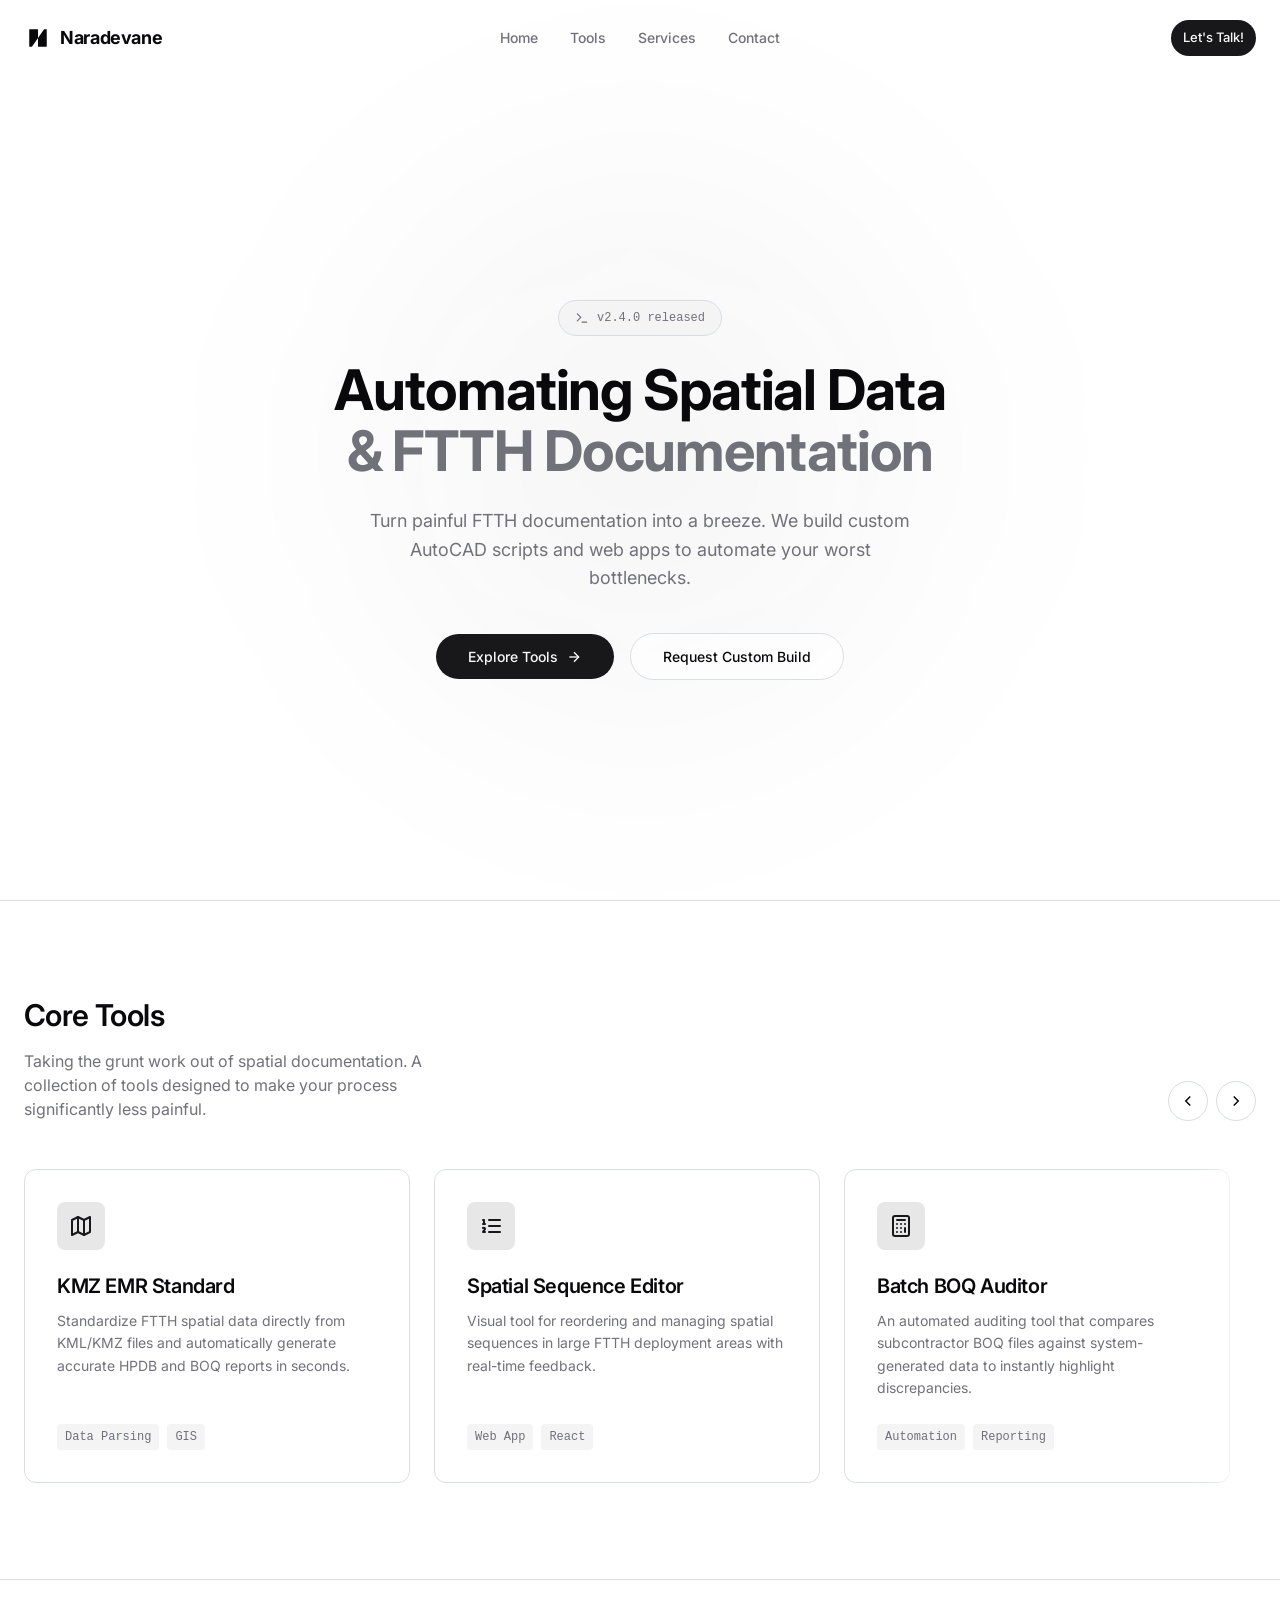
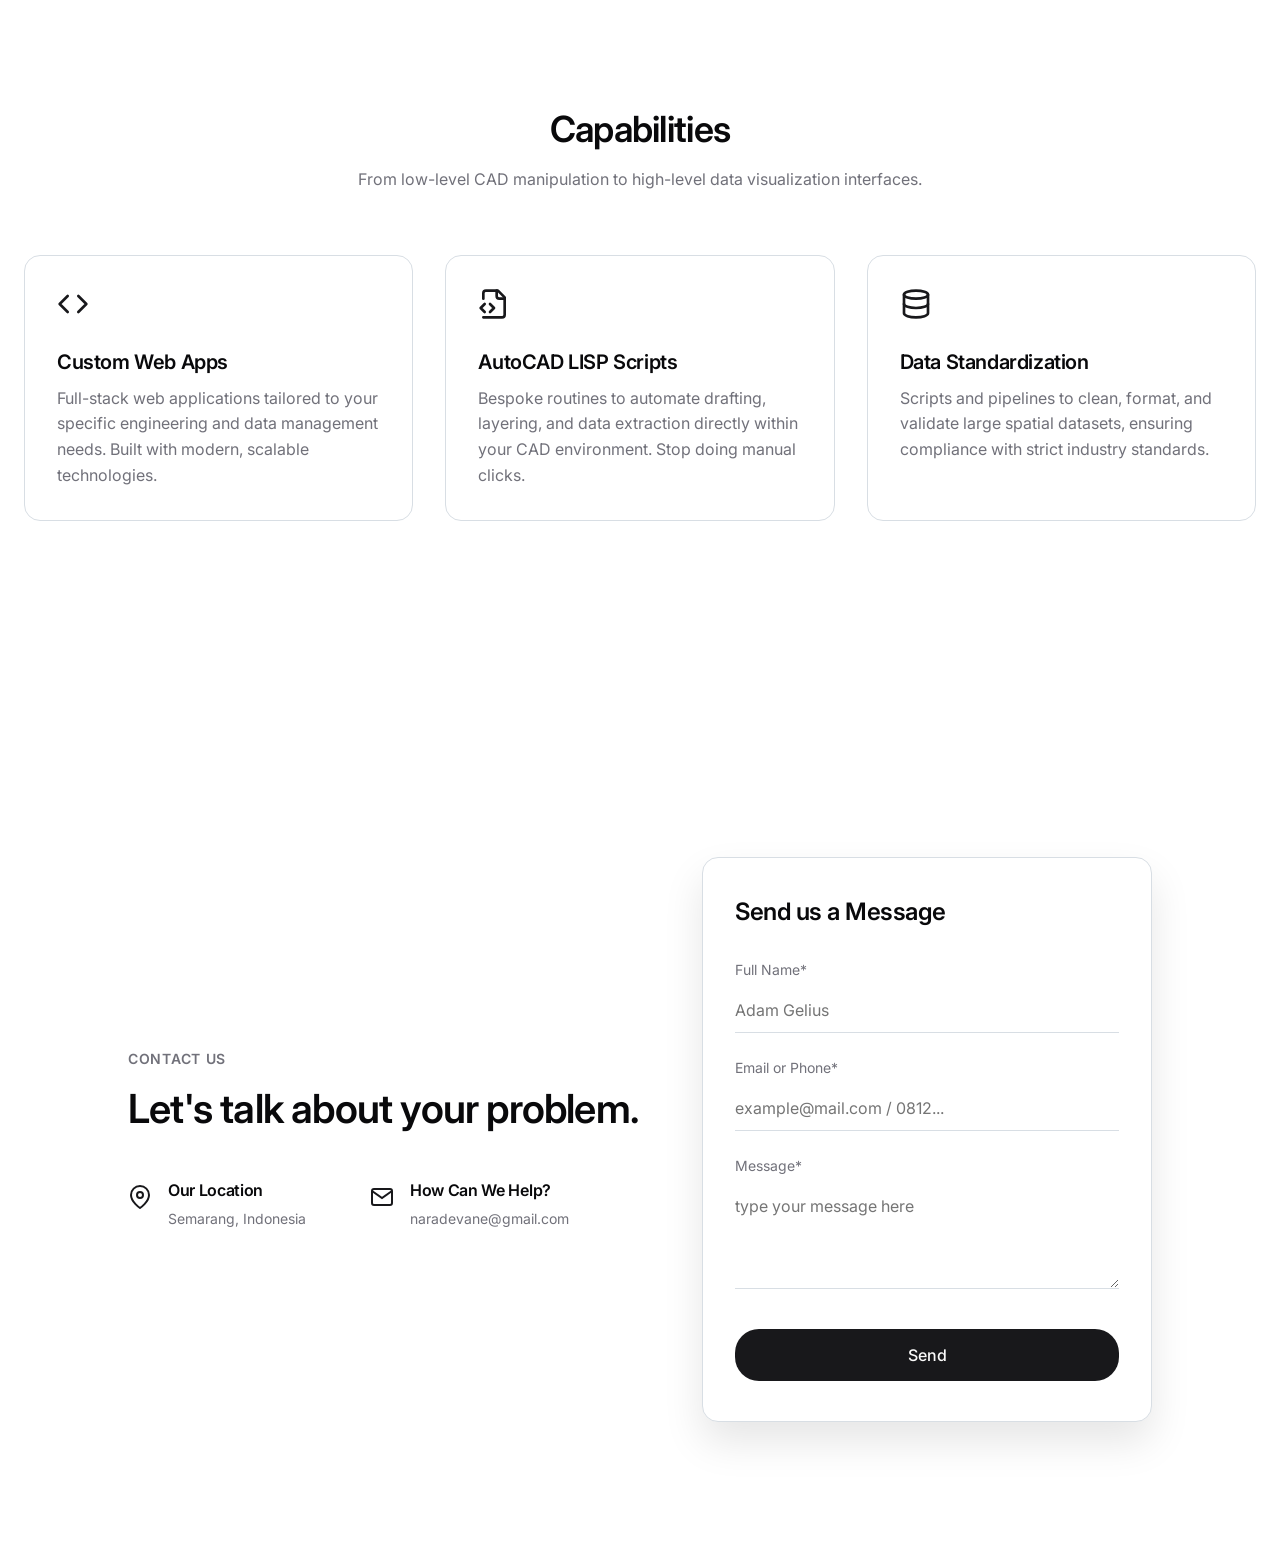
<file: index.html>
<!DOCTYPE html>
<html lang="en">
<head>
  <meta charset="UTF-8">
  <meta name="viewport" content="width=device-width, initial-scale=1.0">
  <meta name="description" content="Automating Spatial Data & FTTH Documentation - Custom tools and automation for AutoCAD and spatial engineering teams">
  <title>Naradevane | Spatial Data & FTTH Automation Expert</title>
  <meta name="description" content="Custom web apps and AutoCAD LISP scripts to automate FTTH documentation, BOQ auditing, and spatial data workflows. Built for efficiency and strict network standards.">
  <meta name="keywords" content="FTTH Drafter, AutoCAD LISP, Spatial Data, GIS Automation, KMZ EMR, Python, Web Developer">
  <meta name="author" content="Ikhsanudin">

  <meta property="og:type" content="website">
  <meta property="og:url" content="https://naradevane.vercel.app/">
  <meta property="og:title" content="Naradevane | FTTH Automation Tools">
  <meta property="og:description" content="Taking the grunt work out of spatial engineering. Explore custom tools for AutoCAD and GIS.">
  <meta property="og:image" content="https://naradevane.vercel.app/assets/thumbnail.png">

  <meta name="twitter:card" content="summary_large_image">

  <meta name="view-transition" content="same-origin">
  <link rel="stylesheet" href="transitions.css">
  <link rel="prefetch" href="../spatial-editor/index.html">
  <link rel="prefetch" href="../audit-boq/index.html">
  <link rel="prefetch" href="../kmz-emr-standard/index.html">
  <link rel="prefetch" href="../autocad-lisp/index.html">
  <link rel="icon" type="image/svg+xml" sizes="64x64" href="kmz-emr-standard\assets\favicon.svg">
  <link rel="stylesheet" href="style.css">
  <link rel="preconnect" href="https://fonts.googleapis.com">
  <link rel="preconnect" href="https://fonts.gstatic.com" crossorigin>
  <link href="https://fonts.googleapis.com/css2?family=Inter:wght@300;400;500;600;700&display=swap" rel="stylesheet">
</head>
<body>
  <!-- Navbar -->
  <header id="navbar" class="navbar">
    <div class="navbar-content">
      <a href="#home" class="logo">
        <svg width="28" height="28" viewBox="0 0 64 64" fill="none" xmlns="http://www.w3.org/2000/svg">
          <path fill="currentColor" d="M30.4 12C31 12 31.2 12 31.5 12.1C31.6 12.2 31.8 12.4 31.9 12.5C32 12.8 32 13 32 13.6V31.5C32 31.7 32 31.8 32 31.9C32 31.9 31.9 32 31.9 32.1C31.9 32.2 31.8 32.3 31.7 32.4L18.5 51.3C18.3 51.6 18.2 51.7 18.1 51.8C18 51.9 17.9 51.9 17.8 52C17.6 52 17.5 52 17.2 52H13.6C13 52 12.8 52 12.5 51.9C12.4 51.8 12.2 51.6 12.1 51.5C12 51.2 12 51 12 50.4V13.6C12 13 12 12.8 12.1 12.5C12.2 12.4 12.4 12.2 12.5 12.1C12.8 12 13 12 13.6 12H30.4ZM33.6 52C33 52 32.8 52 32.5 51.9C32.4 51.8 32.2 51.6 32.1 51.5C32 51.2 32 51 32 50.4V32.5C32 32.3 32 32.2 32 32.1C32 32.1 32.1 32 32.1 31.9C32.1 31.8 32.2 31.7 32.3 31.6L45.5 12.7C45.7 12.4 45.8 12.3 45.9 12.2C46 12.1 46.1 12.1 46.2 12C46.4 12 46.5 12 46.8 12H50.4C51 12 51.2 12 51.5 12.1C51.6 12.2 51.8 12.4 51.9 12.5C52 12.8 52 13 52 13.6V50.4C52 51 52 51.2 51.9 51.5C51.8 51.6 51.6 51.8 51.5 51.9C51.2 52 51 52 50.4 52H33.6Z"/>
        </svg>
        <span class="logo-text">Naradevane</span>
      </a>

      <nav class="nav-desktop">
        <a href="#home" class="nav-link">Home</a>
        <a href="#tools" class="nav-link">Tools</a>
        <a href="#services" class="nav-link">Services</a>
        <a href="#contact" class="nav-link">Contact</a>
      </nav>

      <div class="navbar-actions">
        <a href="https://wa.me/6285163635115" target="_blank" rel="noopener noreferrer" class="cta-btn">
          <span>Let's Talk!</span>
        </a>

        <button id="mobile-menu-btn" class="mobile-menu-btn" aria-label="Toggle menu">
          <svg class="menu-icon" width="24" height="24" viewBox="0 0 24 24" fill="none" stroke="currentColor" stroke-width="2">
            <line x1="3" y1="6" x2="21" y2="6"></line>
            <line x1="3" y1="12" x2="21" y2="12"></line>
            <line x1="3" y1="18" x2="21" y2="18"></line>
          </svg>
        </button>
      </div>
    </div>

    <!-- Mobile Menu -->
    <nav id="mobile-menu" class="mobile-menu">
      <a href="#home" class="mobile-nav-link">Home</a>
      <a href="#tools" class="mobile-nav-link">Tools</a>
      <a href="#services" class="mobile-nav-link">Services</a>
      <a href="#contact" class="mobile-nav-link">Contact</a>
      <a href="https://wa.me/6285163635115" target="_blank" rel="noopener noreferrer" class="cta-btn mobile-cta">
        <svg width="16" height="16" viewBox="0 0 24 24" fill="none" stroke="currentColor" stroke-width="2">
          <path d="M21 15a2 2 0 0 1-2 2H7l-4 4V5a2 2 0 0 1 2-2h14a2 2 0 0 1 2 2z"></path>
        </svg>
        <span>Let's Talk</span>
      </a>
    </nav>
  </header>

  <!-- Main Content -->
  <main>
    <!-- Hero Section -->
    <section id="home" class="hero">
      <div class="hero-bg"></div>
      <div class="hero-content">

        <div class="hero-badge fade-in">
          <svg width="14" height="14" viewBox="0 0 24 24" fill="none" stroke="currentColor" stroke-width="2" stroke-linecap="round" stroke-linejoin="round">
            <polyline points="4 17 10 11 4 5"></polyline>
            <line x1="12" y1="19" x2="20" y2="19"></line>
          </svg>
          <span>v2.4.0 released</span>
        </div>

        <h1 class="hero-title fade-in" style="animation-delay: 0.1s;">
          Automating Spatial Data<br><span class="text-muted">&amp; FTTH Documentation</span>
        </h1>

        <p class="hero-subtitle fade-in" style="animation-delay: 0.2s;">
          Turn painful FTTH documentation into a breeze. We build custom AutoCAD scripts and web apps to automate your worst bottlenecks.
        </p>

        <div class="hero-buttons fade-in" style="animation-delay: 0.3s;">
          <a href="#tools" class="btn btn-primary">
            Explore Tools
            <svg width="16" height="16" viewBox="0 0 24 24" fill="none" stroke="currentColor" stroke-width="2">
              <line x1="5" y1="12" x2="19" y2="12"></line>
              <polyline points="12 5 19 12 12 19"></polyline>
            </svg>
          </a>
          <a href="#contact" class="btn btn-outline">Request Custom Build</a>
        </div>
      </div>
    </section>

    <!-- Tools Section -->
<section id="tools" class="tools">
      <div class="tools-header">
        <div>
          <h2>Core Tools</h2>
          <p>Taking the grunt work out of spatial documentation. A collection of tools designed to make your process significantly less painful.</p>
        </div>
        <div class="carousel-controls">
          <button id="carousel-prev" class="carousel-btn" aria-label="Previous">
            <svg width="18" height="18" viewBox="0 0 24 24" fill="none" stroke="currentColor" stroke-width="2">
              <polyline points="15 18 9 12 15 6"></polyline>
            </svg>
          </button>
          <button id="carousel-next" class="carousel-btn" aria-label="Next">
            <svg width="18" height="18" viewBox="0 0 24 24" fill="none" stroke="currentColor" stroke-width="2">
              <polyline points="9 18 15 12 9 6"></polyline>
            </svg>
          </button>
        </div>
      </div>

      <div class="carousel-container">
        <div class="carousel-track" id="carousel-track">

          <a href="kmz-emr-standard/index.html" class="tool-card fade-in-scroll" style="text-decoration: none; color: inherit;">
            <div class="tool-icon">
              <svg width="24" height="24" viewBox="0 0 24 24" fill="none" stroke="currentColor" stroke-width="2" stroke-linecap="round" stroke-linejoin="round">
                <polygon points="3 6 9 3 15 6 21 3 21 18 15 21 9 18 3 21"></polygon>
                <line x1="9" y1="3" x2="9" y2="18"></line>
                <line x1="15" y1="6" x2="15" y2="21"></line>
              </svg>
            </div>
            <h3>KMZ EMR Standard</h3>
            <p>Standardize FTTH spatial data directly from KML/KMZ files and automatically generate accurate HPDB and BOQ reports in seconds.</p>
            <div class="tool-tags">
              <span>Data Parsing</span>
              <span>GIS</span>
            </div>
          </a>

          <a href="spatial-editor/index.html" class="tool-card fade-in-scroll" style="text-decoration: none; color: inherit;">
            <div class="tool-icon">
              <svg width="24" height="24" viewBox="0 0 24 24" fill="none" stroke="currentColor" stroke-width="2" stroke-linecap="round" stroke-linejoin="round">
                <line x1="10" x2="21" y1="6" y2="6"></line>
                <line x1="10" x2="21" y1="12" y2="12"></line>
                <line x1="10" x2="21" y1="18" y2="18"></line>
                <path d="M4 6h1v4"></path>
                <path d="M4 10h2"></path>
                <path d="M6 18H4c0-1 2-2 2-3s-1-1.5-2-1"></path>
              </svg>
            </div>
            <h3>Spatial Sequence Editor</h3>
            <p>Visual tool for reordering and managing spatial sequences in large FTTH deployment areas with real-time feedback.</p>
            <div class="tool-tags">
              <span>Web App</span>
              <span>React</span>
            </div>
          </a>

          <a href="audit-boq/index.html" class="tool-card fade-in-scroll" style="text-decoration: none; color: inherit;">
            <div class="tool-icon">
              <svg width="24" height="24" viewBox="0 0 24 24" fill="none" stroke="currentColor" stroke-width="2" stroke-linecap="round" stroke-linejoin="round">
                <rect width="16" height="20" x="4" y="2" rx="2"></rect>
                <line x1="8" x2="16" y1="6" y2="6"></line>
                <line x1="16" x2="16" y1="14" y2="18"></line>
                <path d="M16 10h.01"></path>
                <path d="M12 10h.01"></path>
                <path d="M8 10h.01"></path>
                <path d="M12 14h.01"></path>
                <path d="M8 14h.01"></path>
                <path d="M12 18h.01"></path>
                <path d="M8 18h.01"></path>
              </svg>
            </div>
            <h3>Batch BOQ Auditor</h3>
            <p>An automated auditing tool that compares subcontractor BOQ files against system-generated data to instantly highlight discrepancies.</p>
            <div class="tool-tags">
              <span>Automation</span>
              <span>Reporting</span>
            </div>
          </a>

          <a href="https://smallalley-linknet.vercel.app/" target="_blank" rel="noopener noreferrer" class="tool-card fade-in-scroll" style="text-decoration: none; color: inherit;">
            <div class="tool-icon">
              <svg width="28" height="28" viewBox="-1 0.5 24 24" fill="none" stroke="currentColor" stroke-width="2" stroke-linecap="round" stroke-linejoin="round">
                <path d="M6 2 L6 10 L12 14 L6 18 L12 22 L18 18 L18 10 Z"></path>
              </svg>
            </div>
            <h3>LinkNet KML Standardizer</h3>
            <p>Automate FTTH spatial data conversion from raw CSV into organized, perfectly styled KML/KMZ files that strictly follow ISP standards for Small Alley Project.</p>
            <div class="tool-tags">
              <span>Web App</span>
              <span>GIS</span>
            </div>
          </a>

          <a href="autocad-lisp/index.html" class="tool-card fade-in-scroll" style="text-decoration: none; color: inherit;">
            <div class="tool-icon">
              <svg width="24" height="24" viewBox="0 0 24 24" fill="none" stroke="currentColor" stroke-width="2" stroke-linecap="round" stroke-linejoin="round">
                <path d="m7 11 2-2-2-2"></path>
                <path d="M11 13h4"></path>
                <rect width="18" height="18" x="3" y="3" rx="2" ry="2"></rect>
              </svg>
            </div>
            <h3>AutoCAD LISP Automations</h3>
            <p>Custom routines that execute complex repetitive drafting tasks in seconds directly within your AutoCAD environment.</p>
            <div class="tool-tags">
              <span>LISP</span>
              <span>CAD</span>
            </div>
          </a>
        </div>
      </div>
    </section>

    <!-- Services Section -->
    <section id="services" class="services">
      <div class="services-header">
        <h2>Capabilities</h2>
        <p>From low-level CAD manipulation to high-level data visualization interfaces.</p>
      </div>

      <div class="services-grid">
        <div class="service-card fade-in-scroll">
            <svg width="32" height="32" viewBox="0 0 24 24" fill="none" stroke="currentColor" stroke-width="2" stroke-linecap="round" stroke-linejoin="round">
              <polyline points="16 18 22 12 16 6"></polyline>
              <polyline points="8 6 2 12 8 18"></polyline>
            </svg>
          <h3>Custom Web Apps</h3>
          <p>Full-stack web applications tailored to your specific engineering and data management needs. Built with modern, scalable technologies.</p>
        </div>

        <div class="service-card fade-in-scroll">
          <svg width="32" height="32" viewBox="0 0 24 24" fill="none" stroke="currentColor" stroke-width="2" stroke-linecap="round" stroke-linejoin="round">
            <path d="M4 22h14a2 2 0 0 0 2-2V7l-5-5H6a2 2 0 0 0-2 2v4"></path>
            <path d="M14 2v4a2 2 0 0 0 2 2h4"></path>
            <path d="m5 12-3 3 3 3"></path>
            <path d="m9 18 3-3-3-3"></path>
          </svg>
          <h3>AutoCAD LISP Scripts</h3>
          <p>Bespoke routines to automate drafting, layering, and data extraction directly within your CAD environment. Stop doing manual clicks.</p>
        </div>

        <div class="service-card fade-in-scroll">
            <svg width="32" height="32" viewBox="0 0 24 24" fill="none" stroke="currentColor" stroke-width="2" stroke-linecap="round" stroke-linejoin="round">
              <ellipse cx="12" cy="5" rx="9" ry="3"></ellipse>
              <path d="M3 5v14a9 3 0 0 0 18 0V5"></path>
              <path d="M3 12a9 3 0 0 0 18 0"></path>
            </svg>
          <h3>Data Standardization</h3>
          <p>Scripts and pipelines to clean, format, and validate large spatial datasets, ensuring compliance with strict industry standards.</p>
        </div>
      </div>
    </section>

    <!-- Contact Section & Footer -->
    <section style="height: 100vh; display: flex; flex-direction: column; padding-top: 80px; overflow: hidden;">
      
      <div id="contact" class="contact-split" style="flex: 1; display: grid; align-items: center;"> 
        
        <div class="contact-left fade-in-scroll">
          <p class="contact-label">CONTACT US</p>
          <h2>Let's talk about your problem.</h2>

          <div class="contact-info-grid">
            <div class="info-item">
              <div class="info-icon">
                <svg width="24" height="24" viewBox="0 0 24 24" fill="none" stroke="currentColor" stroke-width="2">
                  <path d="M21 10c0 7-9 13-9 13s-9-6-9-13a9 9 0 0 1 18 0z"></path>
                  <circle cx="12" cy="10" r="3"></circle>
                </svg>
              </div>
              <div>
                <h3>Our Location</h3>
                <p>Semarang, Indonesia</p>
              </div>
            </div>

            <div class="info-item">
              <div class="info-icon">
                <svg width="24" height="24" viewBox="0 0 24 24" fill="none" stroke="currentColor" stroke-width="2">
                  <path d="M4 4h16c1.1 0 2 .9 2 2v12c0 1.1-.9 2-2 2H4c-1.1 0-2-.9-2-2V6c0-1.1.9-2 2-2z"></path>
                  <polyline points="22,6 12,13 2,6"></polyline>
                </svg>
              </div>
              <div>
                <h3>How Can We Help?</h3>
                <p>naradevane@gmail.com</p>
              </div>
            </div>
          </div>
        </div>

        <div class="contact-right fade-in-scroll">
          <form id="contact-form" class="floating-form">
            <h3>Send us a Message</h3>
            
            <div class="form-group">
              <label for="name">Full Name*</label>
              <input type="text" id="name" required placeholder="Adam Gelius">
            </div>

            <div class="form-group">
              <label for="contact-method">Email or Phone*</label>
              <input type="text" id="contact-method" required placeholder="example@mail.com / 0812...">
            </div>

            <div class="form-group">
              <label for="message">Message*</label>
              <textarea id="message" required placeholder="type your message here" rows="4"></textarea>
            </div>

      <button type="submit" class="btn btn-primary btn-block">Send</button>
            
            <div id="form-success" class="form-success" style="display: none;">
              Action triggered! Opening your app...
            </div>
          </form>
        </div>

      </div> <footer class="footer">
        <div class="footer-content">
          <div class="footer-brand">
            <svg width="28" height="28" viewBox="0 0 64 64" fill="none" xmlns="http://www.w3.org/2000/svg">
              <path fill="currentColor" d="M30.4 12C31 12 31.2 12 31.5 12.1C31.6 12.2 31.8 12.4 31.9 12.5C32 12.8 32 13 32 13.6V31.5C32 31.7 32 31.8 32 31.9C32 31.9 31.9 32 31.9 32.1C31.9 32.2 31.8 32.3 31.7 32.4L18.5 51.3C18.3 51.6 18.2 51.7 18.1 51.8C18 51.9 17.9 51.9 17.8 52C17.6 52 17.5 52 17.2 52H13.6C13 52 12.8 52 12.5 51.9C12.4 51.8 12.2 51.6 12.1 51.5C12 51.2 12 51 12 50.4V13.6C12 13 12 12.8 12.1 12.5C12.2 12.4 12.4 12.2 12.5 12.1C12.8 12 13 12 13.6 12H30.4ZM33.6 52C33 52 32.8 52 32.5 51.9C32.4 51.8 32.2 51.6 32.1 51.5C32 51.2 32 51 32 50.4V32.5C32 32.3 32 32.2 32 32.1C32 32.1 32.1 32 32.1 31.9C32.1 31.8 32.2 31.7 32.3 31.6L45.5 12.7C45.7 12.4 45.8 12.3 45.9 12.2C46 12.1 46.1 12.1 46.2 12C46.4 12 46.5 12 46.8 12H50.4C51 12 51.2 12 51.5 12.1C51.6 12.2 51.8 12.4 51.9 12.5C52 12.8 52 13 52 13.6V50.4C52 51 52 51.2 51.9 51.5C51.8 51.6 51.6 51.8 51.5 51.9C51.2 52 51 52 50.4 52H33.6Z"/>
            </svg>
            <span>Naradevane</span>
          </div>
          
          <p class="footer-text">© <span id="year"></span> Naradevane. All rights reserved.</p>

          <div class="footer-links">
            <a href="https://github.com/naradevane" aria-label="GitHub" target="_blank" rel="noopener noreferrer">
              <svg width="20" height="20" viewBox="0 0 24 24" fill="currentColor">
                <path d="M12 0c-6.626 0-12 5.373-12 12 0 5.302 3.438 9.8 8.207 11.387.599.111.793-.261.793-.577v-2.234c-3.338.726-4.033-1.416-4.033-1.416-.546-1.387-1.333-1.756-1.333-1.756-1.089-.745.083-.729.083-.729 1.205.084 1.839 1.237 1.839 1.237 1.07 1.834 2.807 1.304 3.492.997.107-.775.418-1.305.762-1.604-2.665-.305-5.467-1.334-5.467-5.931 0-1.311.469-2.381 1.236-3.221-.124-.303-.535-1.524.117-3.176 0 0 1.008-.322 3.301 1.23.957-.266 1.983-.399 3.003-.404 1.02.005 2.047.138 3.006.404 2.291-1.552 3.297-1.23 3.297-1.23.653 1.653.242 2.874.118 3.176.77.84 1.235 1.911 1.235 3.221 0 4.609-2.807 5.624-5.479 5.921.43.372.823 1.102.823 2.222v 3.293c0 .319.192.694.801.576 4.765-1.589 8.199-6.086 8.199-11.386 0-6.627-5.373-12-12-12z"/>
              </svg>
            </a>
            <a href="https://www.linkedin.com/in/naradevane/" aria-label="LinkedIn" target="_blank" rel="noopener noreferrer">
              <svg width="20" height="20" viewBox="0 0 24 24" fill="currentColor">
                <path d="M19 0h-14c-2.761 0-5 2.239-5 5v14c0 2.761 2.239 5 5 5h14c2.762 0 5-2.239 5-5v-14c0-2.761-2.238-5-5-5zm-11 19h-3v-11h3v11zm-1.5-12.268c-.966 0-1.75-.79-1.75-1.764s.784-1.764 1.75-1.764 1.75.79 1.75 1.764-.783 1.764-1.75 1.764zm13.5 12.268h-3v-5.604c0-3.368-4-3.113-4 0v5.604h-3v-11h3v1.765c1.396-2.586 7-2.777 7 2.469v6.766z"/>
              </svg>
            </a>
          </div>
        </div>
      </footer>

    </section> </main>

  <script src="script.js"></script>
</body>
</html>
</file>
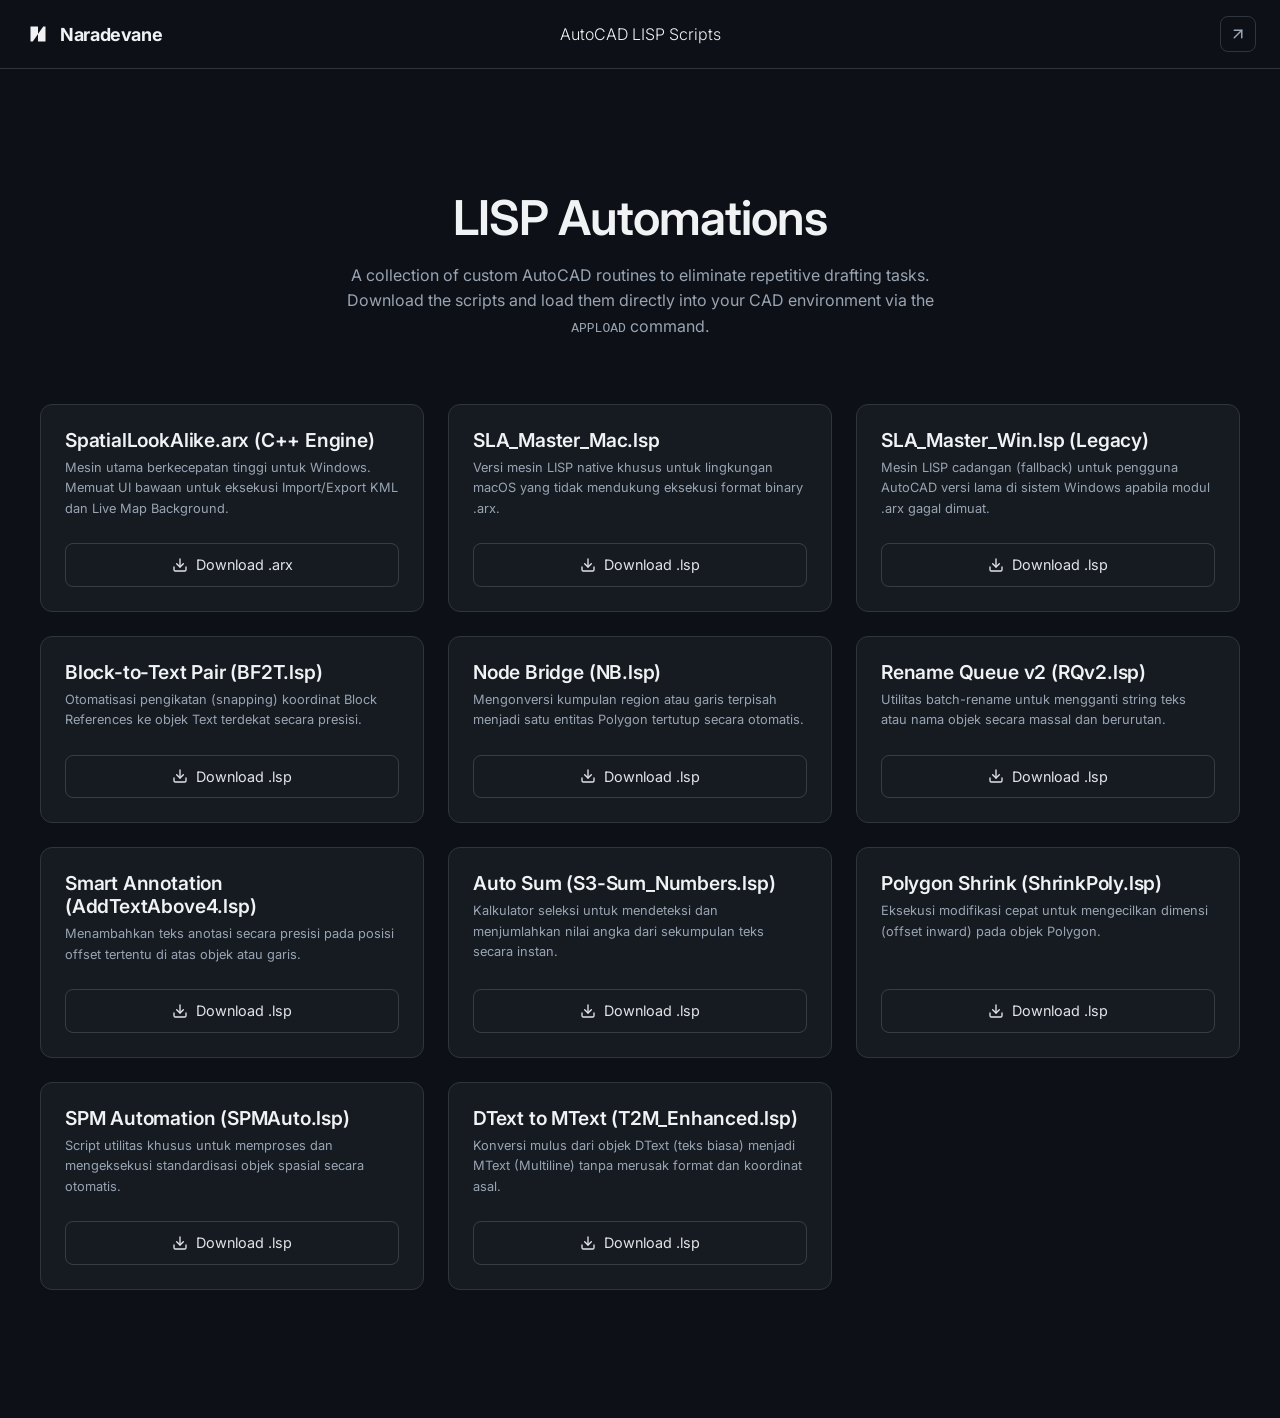
<file: autocad-lisp/index.html>
<!DOCTYPE html>
<html lang="en" class="dark">
<head>
  <meta charset="UTF-8">
  <meta name="viewport" content="width=device-width, initial-scale=1.0">
  <meta name="view-transition" content="same-origin">
  <title>AutoCAD LISP Scripts - KMZ EMR Standard</title>
  
  <link rel="stylesheet" href="../transitions.css">
  <link rel="icon" type="image/svg+xml" sizes="64x64" href="../kmz-emr-standard/assets/favicon.svg">
  <link rel="stylesheet" href="../style.css">
  <link href="https://fonts.googleapis.com/css2?family=Inter:wght@300;400;500;600;700&display=swap" rel="stylesheet">
</head>
        
<body>

    <header style="display: flex; align-items: center; padding: 16px 24px; border-bottom: 1px solid hsl(var(--border)); background-color: transparent;">
        
        <div style="flex: 1; display: flex; justify-content: flex-start;">
            <a href="../index.html" style="text-decoration: none; color: hsl(var(--foreground)); font-size: 18px; font-weight: 700; letter-spacing: -0.02em; display: flex; align-items: center; gap: 8px; transition: opacity 0.2s;" onmouseover="this.style.opacity='0.7'" onmouseout="this.style.opacity='1'">
                <div style="display: flex; align-items: center; justify-content: center; width: 28px; height: 28px;">
                    <svg width="24" height="24" viewBox="0 0 64 64" fill="none" xmlns="http://www.w3.org/2000/svg">
                        <path fill="currentColor" d="M30.4 12C31 12 31.2 12 31.5 12.1C31.6 12.2 31.8 12.4 31.9 12.5C32 12.8 32 13 32 13.6V31.5C32 31.7 32 31.8 32 31.9C32 31.9 31.9 32 31.9 32.1C31.9 32.2 31.8 32.3 31.7 32.4L18.5 51.3C18.3 51.6 18.2 51.7 18.1 51.8C18 51.9 17.9 51.9 17.8 52C17.6 52 17.5 52 17.2 52H13.6C13 52 12.8 52 12.5 51.9C12.4 51.8 12.2 51.6 12.1 51.5C12 51.2 12 51 12 50.4V13.6C12 13 12 12.8 12.1 12.5C12.2 12.4 12.4 12.2 12.5 12.1C12.8 12 13 12 13.6 12H30.4ZM33.6 52C33 52 32.8 52 32.5 51.9C32.4 51.8 32.2 51.6 32.1 51.5C32 51.2 32 51 32 50.4V32.5C32 32.3 32 32.2 32 32.1C32 32.1 32.1 32 32.1 31.9C32.1 31.8 32.2 31.7 32.3 31.6L45.5 12.7C45.7 12.4 45.8 12.3 45.9 12.2C46 12.1 46.1 12.1 46.2 12C46.4 12 46.5 12 46.8 12H50.4C51 12 51.2 12 51.5 12.1C51.6 12.2 51.8 12.4 51.9 12.5C52 12.8 52 13 52 13.6V50.4C52 51 52 51.2 51.9 51.5C51.8 51.6 51.6 51.8 51.5 51.9C51.2 52 51 52 50.4 52H33.6Z"/>
                    </svg>
                </div>
                Naradevane
            </a>
        </div>

        <div style="flex: 1; display: flex; justify-content: center;">
            <span style="font-size: 16px; font-weight: 300; color: hsl(var(--foreground));">AutoCAD LISP Scripts</span>
        </div>

        <div style="flex: 1; display: flex; justify-content: flex-end;">
            <a href="../kmz-emr-standard/index.html" style="display: flex; align-items: center; justify-content: center; width: 36px; height: 36px; border: 1px solid hsl(var(--border)); border-radius: 8px; color: hsl(var(--muted-foreground)); background-color: transparent; text-decoration: none; transition: all 0.2s;" onmouseover="this.style.borderColor='hsl(var(--muted-foreground))'; this.style.color='hsl(var(--foreground))'; this.style.backgroundColor='hsl(var(--card))'" onmouseout="this.style.borderColor='hsl(var(--border))'; this.style.color='hsl(var(--muted-foreground))'; this.style.backgroundColor='transparent'" title="Back to KMZ EMR">
                <svg viewBox="0 0 24 24" width="18" height="18" stroke="currentColor" stroke-width="2" fill="none" stroke-linecap="round" stroke-linejoin="round">
                    <line x1="7" y1="17" x2="17" y2="7"></line>
                    <polyline points="7 7 17 7 17 17"></polyline>
                </svg>
            </a>
        </div>
        
    </header>

  <div style="padding: 120px 24px 64px; text-align: center;">
    <h1 style="font-size: 3rem; margin-bottom: 16px;">LISP Automations</h1>
    <p style="color: hsl(var(--muted-foreground)); max-width: 600px; margin: 0 auto; line-height: 1.6;">A collection of custom AutoCAD routines to eliminate repetitive drafting tasks. Download the scripts and load them directly into your CAD environment via the <code>APPLOAD</code> command.</p>
  </div>

  <div style="display: grid; grid-template-columns: repeat(auto-fit, minmax(320px, 1fr)); gap: 24px; max-width: 1200px; margin: 0 auto; padding-bottom: 128px;">
    
    <div style="background-color: hsl(var(--card)); border: 1px solid hsl(var(--border)); border-radius: 12px; padding: 24px; display: flex; flex-direction: column; justify-content: space-between; height: 100%;">
      <div>
        <h3 style="margin-bottom: 6px; font-size: 1.2rem; font-weight: 600; letter-spacing: -0.01em;">SpatialLookAlike.arx (C++ Engine)</h3>
        <p style="margin-bottom: 24px; font-size: 0.8rem; color: hsl(var(--muted-foreground)); line-height: 1.6;">Mesin utama berkecepatan tinggi untuk Windows. Memuat UI bawaan untuk eksekusi Import/Export KML dan Live Map Background.</p>
      </div>
      <a href="../kmz-emr-standard/assets/lisp/SpatialLookAlike.arx" download style="display: flex; align-items: center; justify-content: center; gap: 8px; width: 100%; padding: 10px; background-color: transparent; border: 1px solid rgba(255,255,255,0.15); border-radius: 8px; color: #e4e4e7; text-decoration: none; font-size: 0.9rem; transition: all 0.2s;" onmouseover="this.style.borderColor='rgba(255,255,255,0.5)'; this.style.backgroundColor='rgba(255,255,255,0.05)';" onmouseout="this.style.borderColor='rgba(255,255,255,0.15)'; this.style.backgroundColor='transparent';">
        <svg viewBox="0 0 24 24" width="16" height="16" stroke="currentColor" stroke-width="2" fill="none" stroke-linecap="round" stroke-linejoin="round"><path d="M21 15v4a2 2 0 0 1-2 2H5a2 2 0 0 1-2-2v-4"></path><polyline points="7 10 12 15 17 10"></polyline><line x1="12" y1="15" x2="12" y2="3"></line></svg>
        Download .arx
      </a>
    </div>

    <div style="background-color: hsl(var(--card)); border: 1px solid hsl(var(--border)); border-radius: 12px; padding: 24px; display: flex; flex-direction: column; justify-content: space-between; height: 100%;">
      <div>
        <h3 style="margin-bottom: 6px; font-size: 1.2rem; font-weight: 600; letter-spacing: -0.01em;">SLA_Master_Mac.lsp</h3>
        <p style="margin-bottom: 24px; font-size: 0.8rem; color: hsl(var(--muted-foreground)); line-height: 1.6;">Versi mesin LISP native khusus untuk lingkungan macOS yang tidak mendukung eksekusi format binary .arx.</p>
      </div>
      <a href="../kmz-emr-standard/assets/lisp/SLA_Master_Mac.lsp" download style="display: flex; align-items: center; justify-content: center; gap: 8px; width: 100%; padding: 10px; background-color: transparent; border: 1px solid rgba(255,255,255,0.15); border-radius: 8px; color: #e4e4e7; text-decoration: none; font-size: 0.9rem; transition: all 0.2s;" onmouseover="this.style.borderColor='rgba(255,255,255,0.5)'; this.style.backgroundColor='rgba(255,255,255,0.05)';" onmouseout="this.style.borderColor='rgba(255,255,255,0.15)'; this.style.backgroundColor='transparent';">
        <svg viewBox="0 0 24 24" width="16" height="16" stroke="currentColor" stroke-width="2" fill="none" stroke-linecap="round" stroke-linejoin="round"><path d="M21 15v4a2 2 0 0 1-2 2H5a2 2 0 0 1-2-2v-4"></path><polyline points="7 10 12 15 17 10"></polyline><line x1="12" y1="15" x2="12" y2="3"></line></svg>
        Download .lsp
      </a>
    </div>

    <div style="background-color: hsl(var(--card)); border: 1px solid hsl(var(--border)); border-radius: 12px; padding: 24px; display: flex; flex-direction: column; justify-content: space-between; height: 100%;">
      <div>
        <h3 style="margin-bottom: 6px; font-size: 1.2rem; font-weight: 600; letter-spacing: -0.01em;">SLA_Master_Win.lsp (Legacy)</h3>
        <p style="margin-bottom: 24px; font-size: 0.8rem; color: hsl(var(--muted-foreground)); line-height: 1.6;">Mesin LISP cadangan (fallback) untuk pengguna AutoCAD versi lama di sistem Windows apabila modul .arx gagal dimuat.</p>
      </div>
      <a href="../kmz-emr-standard/assets/lisp/SLA_Master_Win.lsp" download style="display: flex; align-items: center; justify-content: center; gap: 8px; width: 100%; padding: 10px; background-color: transparent; border: 1px solid rgba(255,255,255,0.15); border-radius: 8px; color: #e4e4e7; text-decoration: none; font-size: 0.9rem; transition: all 0.2s;" onmouseover="this.style.borderColor='rgba(255,255,255,0.5)'; this.style.backgroundColor='rgba(255,255,255,0.05)';" onmouseout="this.style.borderColor='rgba(255,255,255,0.15)'; this.style.backgroundColor='transparent';">
        <svg viewBox="0 0 24 24" width="16" height="16" stroke="currentColor" stroke-width="2" fill="none" stroke-linecap="round" stroke-linejoin="round"><path d="M21 15v4a2 2 0 0 1-2 2H5a2 2 0 0 1-2-2v-4"></path><polyline points="7 10 12 15 17 10"></polyline><line x1="12" y1="15" x2="12" y2="3"></line></svg>
        Download .lsp
      </a>
    </div>

    <div style="background-color: hsl(var(--card)); border: 1px solid hsl(var(--border)); border-radius: 12px; padding: 24px; display: flex; flex-direction: column; justify-content: space-between; height: 100%;">
      <div>
        <h3 style="margin-bottom: 6px; font-size: 1.2rem; font-weight: 600; letter-spacing: -0.01em;">Block-to-Text Pair (BF2T.lsp)</h3>
        <p style="margin-bottom: 24px; font-size: 0.8rem; color: hsl(var(--muted-foreground)); line-height: 1.6;">Otomatisasi pengikatan (snapping) koordinat Block References ke objek Text terdekat secara presisi.</p>
      </div>
      <a href="../kmz-emr-standard/assets/lisp/Pairing_Block_to Text_(BF2T).lsp" download style="display: flex; align-items: center; justify-content: center; gap: 8px; width: 100%; padding: 10px; background-color: transparent; border: 1px solid rgba(255,255,255,0.15); border-radius: 8px; color: #e4e4e7; text-decoration: none; font-size: 0.9rem; transition: all 0.2s;" onmouseover="this.style.borderColor='rgba(255,255,255,0.5)'; this.style.backgroundColor='rgba(255,255,255,0.05)';" onmouseout="this.style.borderColor='rgba(255,255,255,0.15)'; this.style.backgroundColor='transparent';">
        <svg viewBox="0 0 24 24" width="16" height="16" stroke="currentColor" stroke-width="2" fill="none" stroke-linecap="round" stroke-linejoin="round"><path d="M21 15v4a2 2 0 0 1-2 2H5a2 2 0 0 1-2-2v-4"></path><polyline points="7 10 12 15 17 10"></polyline><line x1="12" y1="15" x2="12" y2="3"></line></svg>
        Download .lsp
      </a>
    </div>

    <div style="background-color: hsl(var(--card)); border: 1px solid hsl(var(--border)); border-radius: 12px; padding: 24px; display: flex; flex-direction: column; justify-content: space-between; height: 100%;">
      <div>
        <h3 style="margin-bottom: 6px; font-size: 1.2rem; font-weight: 600; letter-spacing: -0.01em;">Node Bridge (NB.lsp)</h3>
        <p style="margin-bottom: 24px; font-size: 0.8rem; color: hsl(var(--muted-foreground)); line-height: 1.6;">Mengonversi kumpulan region atau garis terpisah menjadi satu entitas Polygon tertutup secara otomatis.</p>
      </div>
      <a href="../kmz-emr-standard/assets/lisp/NodeBridge_(NB).lsp" download style="display: flex; align-items: center; justify-content: center; gap: 8px; width: 100%; padding: 10px; background-color: transparent; border: 1px solid rgba(255,255,255,0.15); border-radius: 8px; color: #e4e4e7; text-decoration: none; font-size: 0.9rem; transition: all 0.2s;" onmouseover="this.style.borderColor='rgba(255,255,255,0.5)'; this.style.backgroundColor='rgba(255,255,255,0.05)';" onmouseout="this.style.borderColor='rgba(255,255,255,0.15)'; this.style.backgroundColor='transparent';">
        <svg viewBox="0 0 24 24" width="16" height="16" stroke="currentColor" stroke-width="2" fill="none" stroke-linecap="round" stroke-linejoin="round"><path d="M21 15v4a2 2 0 0 1-2 2H5a2 2 0 0 1-2-2v-4"></path><polyline points="7 10 12 15 17 10"></polyline><line x1="12" y1="15" x2="12" y2="3"></line></svg>
        Download .lsp
      </a>
    </div>

    <div style="background-color: hsl(var(--card)); border: 1px solid hsl(var(--border)); border-radius: 12px; padding: 24px; display: flex; flex-direction: column; justify-content: space-between; height: 100%;">
      <div>
        <h3 style="margin-bottom: 6px; font-size: 1.2rem; font-weight: 600; letter-spacing: -0.01em;">Rename Queue v2 (RQv2.lsp)</h3>
        <p style="margin-bottom: 24px; font-size: 0.8rem; color: hsl(var(--muted-foreground)); line-height: 1.6;">Utilitas batch-rename untuk mengganti string teks atau nama objek secara massal dan berurutan.</p>
      </div>
      <a href="../kmz-emr-standard/assets/lisp/Rename_Queue_(RQ)v2.lsp" download style="display: flex; align-items: center; justify-content: center; gap: 8px; width: 100%; padding: 10px; background-color: transparent; border: 1px solid rgba(255,255,255,0.15); border-radius: 8px; color: #e4e4e7; text-decoration: none; font-size: 0.9rem; transition: all 0.2s;" onmouseover="this.style.borderColor='rgba(255,255,255,0.5)'; this.style.backgroundColor='rgba(255,255,255,0.05)';" onmouseout="this.style.borderColor='rgba(255,255,255,0.15)'; this.style.backgroundColor='transparent';">
        <svg viewBox="0 0 24 24" width="16" height="16" stroke="currentColor" stroke-width="2" fill="none" stroke-linecap="round" stroke-linejoin="round"><path d="M21 15v4a2 2 0 0 1-2 2H5a2 2 0 0 1-2-2v-4"></path><polyline points="7 10 12 15 17 10"></polyline><line x1="12" y1="15" x2="12" y2="3"></line></svg>
        Download .lsp
      </a>
    </div>

    <div style="background-color: hsl(var(--card)); border: 1px solid hsl(var(--border)); border-radius: 12px; padding: 24px; display: flex; flex-direction: column; justify-content: space-between; height: 100%;">
      <div>
        <h3 style="margin-bottom: 6px; font-size: 1.2rem; font-weight: 600; letter-spacing: -0.01em;">Smart Annotation (AddTextAbove4.lsp)</h3>
        <p style="margin-bottom: 24px; font-size: 0.8rem; color: hsl(var(--muted-foreground)); line-height: 1.6;">Menambahkan teks anotasi secara presisi pada posisi offset tertentu di atas objek atau garis.</p>
      </div>
      <a href="../kmz-emr-standard/assets/lisp/AddTextAbove4.lsp" download style="display: flex; align-items: center; justify-content: center; gap: 8px; width: 100%; padding: 10px; background-color: transparent; border: 1px solid rgba(255,255,255,0.15); border-radius: 8px; color: #e4e4e7; text-decoration: none; font-size: 0.9rem; transition: all 0.2s;" onmouseover="this.style.borderColor='rgba(255,255,255,0.5)'; this.style.backgroundColor='rgba(255,255,255,0.05)';" onmouseout="this.style.borderColor='rgba(255,255,255,0.15)'; this.style.backgroundColor='transparent';">
        <svg viewBox="0 0 24 24" width="16" height="16" stroke="currentColor" stroke-width="2" fill="none" stroke-linecap="round" stroke-linejoin="round"><path d="M21 15v4a2 2 0 0 1-2 2H5a2 2 0 0 1-2-2v-4"></path><polyline points="7 10 12 15 17 10"></polyline><line x1="12" y1="15" x2="12" y2="3"></line></svg>
        Download .lsp
      </a>
    </div>

    <div style="background-color: hsl(var(--card)); border: 1px solid hsl(var(--border)); border-radius: 12px; padding: 24px; display: flex; flex-direction: column; justify-content: space-between; height: 100%;">
      <div>
        <h3 style="margin-bottom: 6px; font-size: 1.2rem; font-weight: 600; letter-spacing: -0.01em;">Auto Sum (S3-Sum_Numbers.lsp)</h3>
        <p style="margin-bottom: 24px; font-size: 0.8rem; color: hsl(var(--muted-foreground)); line-height: 1.6;">Kalkulator seleksi untuk mendeteksi dan menjumlahkan nilai angka dari sekumpulan teks secara instan.</p>
      </div>
      <a href="../kmz-emr-standard/assets/lisp/S3-Sum_Numbers_Autocad.lsp" download style="display: flex; align-items: center; justify-content: center; gap: 8px; width: 100%; padding: 10px; background-color: transparent; border: 1px solid rgba(255,255,255,0.15); border-radius: 8px; color: #e4e4e7; text-decoration: none; font-size: 0.9rem; transition: all 0.2s;" onmouseover="this.style.borderColor='rgba(255,255,255,0.5)'; this.style.backgroundColor='rgba(255,255,255,0.05)';" onmouseout="this.style.borderColor='rgba(255,255,255,0.15)'; this.style.backgroundColor='transparent';">
        <svg viewBox="0 0 24 24" width="16" height="16" stroke="currentColor" stroke-width="2" fill="none" stroke-linecap="round" stroke-linejoin="round"><path d="M21 15v4a2 2 0 0 1-2 2H5a2 2 0 0 1-2-2v-4"></path><polyline points="7 10 12 15 17 10"></polyline><line x1="12" y1="15" x2="12" y2="3"></line></svg>
        Download .lsp
      </a>
    </div>

    <div style="background-color: hsl(var(--card)); border: 1px solid hsl(var(--border)); border-radius: 12px; padding: 24px; display: flex; flex-direction: column; justify-content: space-between; height: 100%;">
      <div>
        <h3 style="margin-bottom: 6px; font-size: 1.2rem; font-weight: 600; letter-spacing: -0.01em;">Polygon Shrink (ShrinkPoly.lsp)</h3>
        <p style="margin-bottom: 24px; font-size: 0.8rem; color: hsl(var(--muted-foreground)); line-height: 1.6;">Eksekusi modifikasi cepat untuk mengecilkan dimensi (offset inward) pada objek Polygon.</p>
      </div>
      <a href="../kmz-emr-standard/assets/lisp/ShrinkPoly.lsp" download style="display: flex; align-items: center; justify-content: center; gap: 8px; width: 100%; padding: 10px; background-color: transparent; border: 1px solid rgba(255,255,255,0.15); border-radius: 8px; color: #e4e4e7; text-decoration: none; font-size: 0.9rem; transition: all 0.2s;" onmouseover="this.style.borderColor='rgba(255,255,255,0.5)'; this.style.backgroundColor='rgba(255,255,255,0.05)';" onmouseout="this.style.borderColor='rgba(255,255,255,0.15)'; this.style.backgroundColor='transparent';">
        <svg viewBox="0 0 24 24" width="16" height="16" stroke="currentColor" stroke-width="2" fill="none" stroke-linecap="round" stroke-linejoin="round"><path d="M21 15v4a2 2 0 0 1-2 2H5a2 2 0 0 1-2-2v-4"></path><polyline points="7 10 12 15 17 10"></polyline><line x1="12" y1="15" x2="12" y2="3"></line></svg>
        Download .lsp
      </a>
    </div>

    <div style="background-color: hsl(var(--card)); border: 1px solid hsl(var(--border)); border-radius: 12px; padding: 24px; display: flex; flex-direction: column; justify-content: space-between; height: 100%;">
      <div>
        <h3 style="margin-bottom: 6px; font-size: 1.2rem; font-weight: 600; letter-spacing: -0.01em;">SPM Automation (SPMAuto.lsp)</h3>
        <p style="margin-bottom: 24px; font-size: 0.8rem; color: hsl(var(--muted-foreground)); line-height: 1.6;">Script utilitas khusus untuk memproses dan mengeksekusi standardisasi objek spasial secara otomatis.</p>
      </div>
      <a href="../kmz-emr-standard/assets/lisp/SPMAuto.lsp" download style="display: flex; align-items: center; justify-content: center; gap: 8px; width: 100%; padding: 10px; background-color: transparent; border: 1px solid rgba(255,255,255,0.15); border-radius: 8px; color: #e4e4e7; text-decoration: none; font-size: 0.9rem; transition: all 0.2s;" onmouseover="this.style.borderColor='rgba(255,255,255,0.5)'; this.style.backgroundColor='rgba(255,255,255,0.05)';" onmouseout="this.style.borderColor='rgba(255,255,255,0.15)'; this.style.backgroundColor='transparent';">
        <svg viewBox="0 0 24 24" width="16" height="16" stroke="currentColor" stroke-width="2" fill="none" stroke-linecap="round" stroke-linejoin="round"><path d="M21 15v4a2 2 0 0 1-2 2H5a2 2 0 0 1-2-2v-4"></path><polyline points="7 10 12 15 17 10"></polyline><line x1="12" y1="15" x2="12" y2="3"></line></svg>
        Download .lsp
      </a>
    </div>

    <div style="background-color: hsl(var(--card)); border: 1px solid hsl(var(--border)); border-radius: 12px; padding: 24px; display: flex; flex-direction: column; justify-content: space-between; height: 100%;">
      <div>
        <h3 style="margin-bottom: 6px; font-size: 1.2rem; font-weight: 600; letter-spacing: -0.01em;">DText to MText (T2M_Enhanced.lsp)</h3>
        <p style="margin-bottom: 24px; font-size: 0.8rem; color: hsl(var(--muted-foreground)); line-height: 1.6;">Konversi mulus dari objek DText (teks biasa) menjadi MText (Multiline) tanpa merusak format dan koordinat asal.</p>
      </div>
      <a href="../kmz-emr-standard/assets/lisp/T2M_Enhanced_Text_to_MText.lsp" download style="display: flex; align-items: center; justify-content: center; gap: 8px; width: 100%; padding: 10px; background-color: transparent; border: 1px solid rgba(255,255,255,0.15); border-radius: 8px; color: #e4e4e7; text-decoration: none; font-size: 0.9rem; transition: all 0.2s;" onmouseover="this.style.borderColor='rgba(255,255,255,0.5)'; this.style.backgroundColor='rgba(255,255,255,0.05)';" onmouseout="this.style.borderColor='rgba(255,255,255,0.15)'; this.style.backgroundColor='transparent';">
        <svg viewBox="0 0 24 24" width="16" height="16" stroke="currentColor" stroke-width="2" fill="none" stroke-linecap="round" stroke-linejoin="round"><path d="M21 15v4a2 2 0 0 1-2 2H5a2 2 0 0 1-2-2v-4"></path><polyline points="7 10 12 15 17 10"></polyline><line x1="12" y1="15" x2="12" y2="3"></line></svg>
        Download .lsp
      </a>
    </div>

  </div>

</body>
</html>
</file>
<file: transitions.css>
/* --- MAC-STYLE 4-FINGER SWIPE TRANSITION --- */
@view-transition { navigation: auto; }

@keyframes swipe-out {
    to { transform: translateX(-100%); }
}
@keyframes swipe-in {
    from { transform: translateX(100%); }
}

::view-transition-old(root) {
    animation: 0.4s cubic-bezier(0.25, 1, 0.5, 1) both swipe-out;
}
::view-transition-new(root) {
    animation: 0.4s cubic-bezier(0.25, 1, 0.5, 1) both swipe-in;
}
</file>
<file: style.css>
* {
  margin: 0;
  padding: 0;
  box-sizing: border-box;
}

:root {
  --background: 0 0% 100%;
  --foreground: 240 10% 3.9%;
  --card: 0 0% 100%;
  --card-foreground: 240 10% 3.9%;
  --card-border: 210 18% 87%;
  --primary: 240 5.9% 10%;
  --primary-foreground: 0 0% 98%;
  --secondary: 240 4.8% 95.9%;
  --secondary-foreground: 240 5.9% 10%;
  --muted: 240 4.8% 95.9%;
  --muted-foreground: 240 3.8% 46.1%;
  --accent: 240 4.8% 95.9%;
  --border: 210 18% 87%;
  --input: 210 18% 87%;
  --radius: 6px;
  --font-sans: 'Inter', sans-serif;
}

html.dark {
  --background: 216 28% 7%;
  --foreground: 210 17% 95%;
  --card: 215 21% 11%;
  --card-foreground: 210 17% 95%;
  --card-border: 212 12% 21%;
  --primary: 0 0% 100%;
  --primary-foreground: 216 28% 7%;
  --secondary: 212 12% 21%;
  --secondary-foreground: 210 17% 95%;
  --muted: 215 21% 11%;
  --muted-foreground: 215 14% 65%;
  --accent: 212 12% 21%;
  --border: 212 12% 21%;
  --input: 212 12% 21%;
}

html {
  scroll-behavior: smooth;
}

body {
  font-family: var(--font-sans);
  background-color: hsl(var(--background));
  color: hsl(var(--foreground));
  line-height: 1.5;
}

/* Typography */
h1, h2, h3, h4, h5, h6 {
  line-height: 1.2;
  font-weight: 600;
  letter-spacing: -0.02em;
}

a {
  color: inherit;
  text-decoration: none;
}

/* Buttons */
.btn {
  display: inline-flex;
  align-items: center;
  justify-content: center;
  gap: 8px;
  padding: 12px 32px;
  border-radius: 24px;
  font-weight: 500;
  font-size: 14px;
  border: none;
  cursor: pointer;
  transition: all 0.2s ease-out;
  font-family: var(--font-sans);
}

.btn-primary {
  background-color: hsl(var(--primary));
  color: hsl(var(--primary-foreground));
}

.btn-primary:hover {
  background-color: hsl(var(--primary) / 0.9);
  transform: translateY(-2px);
  box-shadow: 0 4px 12px hsl(var(--primary) / 0.2);
}

.btn-outline {
  border: 1px solid hsl(var(--border));
  background-color: hsl(var(--background) / 0.5);
  backdrop-filter: blur(10px);
}

.btn-outline:hover {
  background-color: hsl(var(--muted));
  border-color: hsl(var(--foreground) / 0.2);
}

/* Navbar */
.navbar {
  position: fixed;
  top: 0;
  width: 100%;
  z-index: 50;
  transition: all 0.3s ease-out;
  padding: 20px 0;
}

.navbar.scrolled {
  background-color: hsl(var(--background) / 0.8);
  backdrop-filter: blur(10px);
  border-bottom: 1px solid hsl(var(--border));
  padding: 12px 0;
  box-shadow: 0 1px 3px hsl(var(--foreground) / 0.05);
}

.navbar-content {
  max-width: 1280px;
  margin: 0 auto;
  padding: 0 24px;
  display: flex;
  align-items: center;
  justify-content: space-between;
  gap: 32px;
}

.logo {
  display: flex;
  align-items: center;
  gap: 8px;
  font-size: 18px;
  font-weight: 700;
  letter-spacing: -0.02em;
  flex: 1;
}

.logo-box {
  width: 24px;
  height: 24px;
  background-color: hsl(var(--primary));
  color: hsl(var(--primary-foreground));
  display: flex;
  align-items: center;
  justify-content: center;
  border-radius: 4px;
  font-family: monospace;
  font-size: 12px;
}

.logo-text {
  display: none;
}

@media (min-width: 640px) {
  .logo-text {
    display: inline;
  }
}

.nav-desktop {
  display: none;
  gap: 32px;
  flex: 0 0 auto; /* <-- UBAH INI (asalnya flex: 1) biar ukurannya pas sebatas teks aja */
  justify-content: center; /* <-- TAMBAHIN INI buat mastiin teksnya di tengah */
}

@media (min-width: 768px) {
  .nav-desktop {
    display: flex;
  }
}

.nav-link {
  font-size: 14px;
  font-weight: 500;
  color: hsl(var(--muted-foreground));
  transition: color 0.2s;
}

.nav-link:hover {
  color: hsl(var(--foreground));
}

.navbar-actions {
  display: flex;
  align-items: center;
  gap: 16px;
  flex: 1; /* <-- TAMBAHIN INI biar seimbang sama ukuran logo di kiri */
  justify-content: flex-end; /* <-- TAMBAHIN INI biar tombol Let's Talk mentok kanan */
}

.theme-btn {
  background: none;
  border: none;
  cursor: pointer;
  color: hsl(var(--muted-foreground));
  width: 40px;
  height: 40px;
  display: flex;
  align-items: center;
  justify-content: center;
  transition: color 0.2s;
}

.theme-btn:hover {
  color: hsl(var(--foreground));
}

.cta-btn {
  display: none; /* Biarin tetep none (nanti dimunculin di media query bawahnya) */
  padding: 8px 12px; /* <-- Kecilin ini (asalnya 10px 20px) */
  background-color: hsl(var(--primary));
  color: hsl(var(--primary-foreground));
  border-radius: 24px;
  font-weight: 500;
  font-size: 13px; /* <-- Turunin dikit ukurannya (asalnya 14px) */
  transition: all 0.2s;
  gap: 6px; /* <-- Jarak antara icon dan teks dirapetin dikit (asalnya 8px) */
  align-items: center;
}

@media (min-width: 640px) {
  .cta-btn {
    display: inline-flex;
  }
}

.cta-btn:hover {
  background-color: hsl(var(--primary) / 0.9);
  transform: translateY(-2px);
}

.mobile-menu-btn {
  display: flex;
  background: none;
  border: none;
  cursor: pointer;
  color: hsl(var(--foreground));
  padding: 8px;
}

@media (min-width: 768px) {
  .mobile-menu-btn {
    display: none;
  }
}

.mobile-menu {
  display: none;
  position: absolute;
  top: 100%;
  left: 0;
  right: 0;
  background-color: hsl(var(--background));
  border-bottom: 1px solid hsl(var(--border));
  padding: 16px 24px;
  flex-direction: column;
  gap: 16px;
  box-shadow: 0 4px 6px hsl(var(--foreground) / 0.1);
}

.mobile-menu.active {
  display: flex;
}

.mobile-nav-link {
  font-size: 14px;
  font-weight: 500;
  padding: 12px;
  border-radius: 6px;
  transition: background-color 0.2s;
}

.mobile-nav-link:hover {
  background-color: hsl(var(--muted));
}

.mobile-cta {
  margin-top: 8px;
  width: 100%;
}

/* Hero Section */
.hero {
  position: relative;
  min-height: 100vh;
  display: flex;
  align-items: center;
  justify-content: center;
  padding-top: 80px;
  overflow: hidden;
}

.hero-bg {
  position: absolute;
  top: 50%;
  left: 50%;
  transform: translate(-50%, -50%);
  width: 800px;
  height: 800px;
  background: radial-gradient(circle, hsl(var(--primary) / 0.05) 0%, transparent 70%);
  border-radius: 50%;
  filter: blur(100px);
  pointer-events: none;
  z-index: -1;
}

.hero-content {
  max-width: 1024px;
  margin: 0 auto;
  padding: 0 24px;
  text-align: center;
  z-index: 10;
}

.hero-badge {
  display: inline-flex;
  align-items: center;
  gap: 8px;
  padding: 8px 16px;
  border-radius: 20px;
  background-color: hsl(var(--muted));
  border: 1px solid hsl(var(--border));
  font-size: 12px;
  font-weight: 500;
  font-family: monospace;
  color: hsl(var(--muted-foreground));
  margin-bottom: 24px;
}

.hero-title {
  font-size: 3.5rem;
  font-weight: 700;
  line-height: 1.1;
  margin-bottom: 24px;
  letter-spacing: -0.02em;
}

@media (max-width: 768px) {
  .hero-title {
    font-size: 2.5rem;
  }
}

.text-muted {
  color: hsl(var(--muted-foreground));
}

.hero-subtitle {
  font-size: 1.125rem;
  color: hsl(var(--muted-foreground));
  margin-bottom: 40px;
  max-width: 560px;
  margin-left: auto;
  margin-right: auto;
  line-height: 1.6;
}

.hero-buttons {
  display: flex;
  flex-direction: column;
  gap: 16px;
  align-items: center;
  justify-content: center;
}

@media (min-width: 640px) {
  .hero-buttons {
    flex-direction: row;
  }
}

/* Tools Section */
.tools {
  padding: 96px 24px;
  background-color: hsl(var(--card) / 0.3);
  border-top: 1px solid hsl(var(--border));
  border-bottom: 1px solid hsl(var(--border));
}

.tools-header {
  max-width: 1280px;
  margin: 0 auto 48px;
  display: flex;
  flex-direction: column;
  gap: 24px;
}

@media (min-width: 768px) {
  .tools-header {
    flex-direction: row;
    align-items: flex-end;
    justify-content: space-between;
  }
}

.tools-header h2 {
  font-size: 1.875rem;
  margin-bottom: 16px;
}

.tools-header p {
  color: hsl(var(--muted-foreground));
  max-width: 448px;
}

.carousel-controls {
  display: flex;
  gap: 8px;
}

.carousel-btn {
  width: 40px;
  height: 40px;
  border: 1px solid hsl(var(--border));
  background-color: hsl(var(--background));
  border-radius: 50%;
  display: flex;
  align-items: center;
  justify-content: center;
  cursor: pointer;
  transition: all 0.2s;
  color: hsl(var(--foreground));
}

.carousel-btn:hover {
  border-color: hsl(var(--foreground) / 0.2);
  background-color: hsl(var(--muted));
}

.carousel-container {
  max-width: 1280px; /* Batas Core Tools */
  margin: 0 auto;
  overflow-x: auto;
  scroll-snap-type: x mandatory;
  scroll-behavior: smooth;
  
  /* Efek Faded 10% di ujung kanan saja.
     Percentages (95%) dihitung agar fade mulai TEPAT setelah card ketiga berakhir.
     Area ini akan menampung potongan card keempat yang memudar. */
  -webkit-mask-image: linear-gradient(to right, black 95%, transparent 100%);
  mask-image: linear-gradient(to right, black 95%, transparent 100%);
  
  scrollbar-width: none;
}

.carousel-container::-webkit-scrollbar {
  display: none; 
}

.carousel-track {
  display: flex !important;
  gap: 24px !important; /* Jarak antar card */
  width: max-content !important;
  padding: 0 !important; 
}

.tool-card {
  flex: 0 0 auto !important;
  
  /* KALKULASI PEEKing:
     Kita bikin lebar card (386px) sedikit lebih kecil dari sebelumnya (410px).
     3 cards (386x3) + 2 gaps (24x2) = 1206px.
     Sisa space kosong di kanan (1280 - 1206 = 74px) akan menampilkan 'peeking' (potongan) card keempat.
     Potongan 74px inilah yang akan terkena efek faded/transparan di mask-image container. */
  width: 386px !important; 
  
  scroll-snap-align: start !important;
  
  /* Tetep bawa styling card yang udah bagus tadi */
  background-color: hsl(var(--card));
  border: 1px solid hsl(var(--border));
  padding: 32px;
  border-radius: 12px;
  display: flex;
  flex-direction: column;
}

/* Responsif: Tampil 2.2 card di layar sedeng (biar tetep ada peeking & fade) */
@media (max-width: 1024px) {
  .tool-card {
    width: calc((100vw - 72px) / 2.2) !important; 
  }
}

/* Tampil 1.2 card di HP (peeking & fade) */
@media (max-width: 640px) {
  .tool-card {
    width: 80vw !important; 
  }
}

.tool-card:hover {
  border-color: hsl(var(--primary) / 0.5);
  box-shadow: 0 4px 12px hsl(var(--primary) / 0.05);
  transform: translateY(-2px);
}

.tool-icon {
  width: 48px;
  height: 48px;
  background-color: hsl(var(--primary) / 0.1);
  color: hsl(var(--primary));
  display: flex;
  align-items: center;
  justify-content: center;
  border-radius: 8px;
  margin-bottom: 24px;
}

.tool-card h3 {
  font-size: 1.25rem;
  margin-bottom: 12px;
}

.tool-card p {
  color: hsl(var(--muted-foreground));
  font-size: 0.875rem;
  flex-grow: 1;
  margin-bottom: 24px;
  line-height: 1.6;
}

.tool-tags {
  display: flex;
  flex-wrap: wrap;
  gap: 8px;
  margin-top: auto;
}

.tool-tags span {
  font-size: 0.75rem;
  font-family: monospace;
  padding: 4px 8px;
  background-color: hsl(var(--muted));
  color: hsl(var(--muted-foreground));
  border-radius: 4px;
}

/* Services Section */
.services {
  padding: 128px 24px;
  max-width: 1280px;
  margin: 0 auto;
}

.services-header {
  text-align: center;
  margin-bottom: 64px;
}

.services-header h2 {
  font-size: 1.875rem;
  margin-bottom: 16px;
}

@media (min-width: 768px) {
  .services-header h2 {
    font-size: 2.25rem;
  }
}

.services-header p {
  color: hsl(var(--muted-foreground));
  max-width: 672px;
  margin: 0 auto;
}

.services-grid {
  display: grid;
  grid-template-columns: 1fr;
  gap: 32px;
}

@media (min-width: 768px) {
  .services-grid {
    grid-template-columns: repeat(3, 1fr);
  }
}

.service-card {
  padding: 32px;
  background-color: hsl(var(--card));
  border: 1px solid hsl(var(--border));
  border-radius: 16px;
  position: relative;
  overflow: hidden;
}

.service-card::before {
  content: '';
  position: absolute;
  inset: 0;
  background: linear-gradient(135deg, hsl(var(--primary) / 0.05) 0%, transparent 70%);
  opacity: 0;
  transition: opacity 0.5s ease-out;
  pointer-events: none;
}

.service-card:hover::before {
  opacity: 1;
}

.service-card svg {
  color: hsl(var(--primary));
  margin-bottom: 24px;
}

.service-card h3 {
  font-size: 1.25rem;
  margin-bottom: 12px;
}

.service-card p {
  color: hsl(var(--muted-foreground));
  line-height: 1.6;
}

/* Contact Section Split Layout */
.contact-split {
  padding: 128px 24px;
  max-width: 1280px;
  margin: 0 auto;
  display: grid;
  grid-template-columns: 1fr;
  gap: 64px;
}

@media (min-width: 1024px) {
  .contact-split {
    grid-template-columns: 1fr 450px;
    align-items: center;
  }
}

.contact-label {
  font-size: 0.875rem;
  font-weight: 600;
  letter-spacing: 0.05em;
  color: hsl(var(--muted-foreground));
  margin-bottom: 16px;
  text-transform: uppercase;
}

.contact-left h2 {
  font-size: 2.5rem;
  line-height: 1.2;
  margin-bottom: 48px;
}

.contact-info-grid {
  display: flex;
  flex-direction: column;
  gap: 32px;
}

@media (min-width: 640px) {
  .contact-info-grid {
    flex-direction: row;
    gap: 64px;
  }
}

.info-item {
  display: flex;
  gap: 16px;
  align-items: flex-start;
}

.info-icon {
  color: hsl(var(--primary));
  padding-top: 4px;
}

.info-item h3 {
  font-size: 1rem;
  margin-bottom: 8px;
}

.info-item p {
  color: hsl(var(--muted-foreground));
  font-size: 0.875rem;
  line-height: 1.6;
}

/* Floating Form Card */
.floating-form {
  background-color: hsl(var(--card));
  border: 1px solid hsl(var(--border));
  padding: 40px 32px;
  border-radius: 16px;
  box-shadow: 0 20px 40px hsl(0 0% 0% / 0.1);
}

.floating-form h3 {
  font-size: 1.5rem;
  margin-bottom: 32px;
}

.form-group {
  margin-bottom: 24px;
  display: flex;
  flex-direction: column;
  gap: 8px;
}

.form-group label {
  font-size: 0.875rem;
  color: hsl(var(--muted-foreground));
}

.form-group input,
.form-group textarea {
  padding: 12px 0;
  border: none;
  border-bottom: 1px solid hsl(var(--border));
  background-color: transparent;
  font-family: var(--font-sans);
  color: hsl(var(--foreground));
  font-size: 1rem;
  transition: border-color 0.2s;
}

.form-group input:focus,
.form-group textarea:focus {
  outline: none;
  border-bottom-color: hsl(var(--primary));
}

.form-group textarea {
  resize: vertical;
  min-height: 80px;
}

.btn-block {
  width: 100%;
  padding: 16px;
  font-size: 1rem;
  margin-top: 16px;
}

.form-success {
  margin-top: 24px;
  padding: 12px;
  background-color: hsl(120 39% 60% / 0.1);
  color: hsl(120 39% 50%);
  border-radius: 6px;
  text-align: center;
  font-size: 0.875rem;
}

/* Footer */
.footer {
  border-top: 1px solid hsl(var(--border));
  background-color: hsl(var(--background));
  padding: 48px 24px;
}

.footer-content {
  max-width: 1280px;
  margin: 0 auto;
  display: flex;
  flex-direction: column;
  gap: 24px;
}

@media (min-width: 768px) {
  .footer-content {
    flex-direction: row;
    align-items: center;
    justify-content: space-between;
  }
}

.footer-brand {
  display: flex;
  align-items: center;
  gap: 8px;
  font-weight: 600;
  letter-spacing: -0.02em;
}

.footer-text {
  font-size: 0.875rem;
  color: hsl(var(--muted-foreground));
}

.footer-links {
  display: flex;
  gap: 16px;
}

.footer-links a {
  color: hsl(var(--muted-foreground));
  transition: color 0.2s;
}

.footer-links a:hover {
  color: hsl(var(--foreground));
}

/* Animations */
@keyframes fadeIn {
  from {
    opacity: 0;
    transform: translateY(20px);
  }
  to {
    opacity: 1;
    transform: translateY(0);
  }
}

.fade-in {
  animation: fadeIn 0.6s ease-out forwards;
  opacity: 0;
}

.fade-in-scroll {
  opacity: 0;
  transform: translateY(20px);
  transition: opacity 0.6s ease-out, transform 0.6s ease-out;
}

.fade-in-scroll.visible {
  opacity: 1;
  transform: translateY(0);
}
</file>
